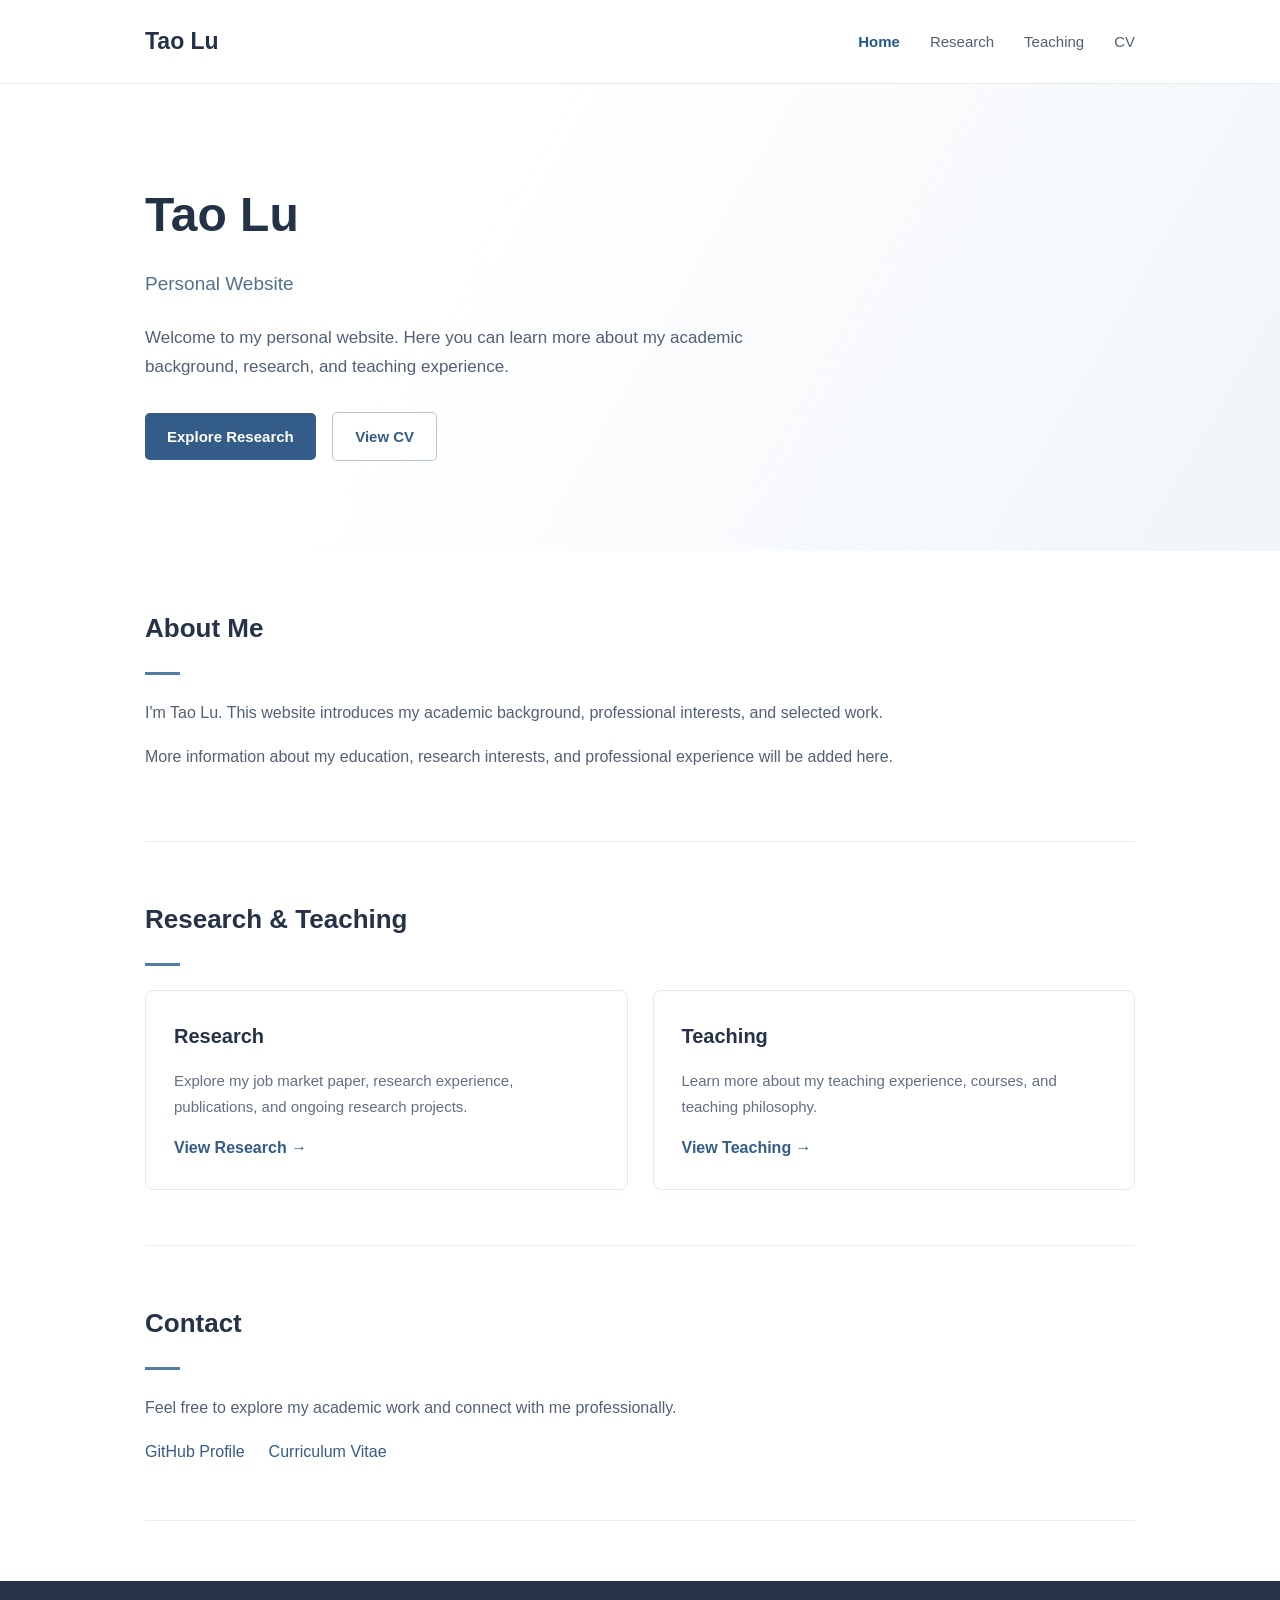
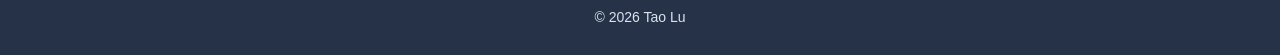
<file: index.html>
<!DOCTYPE html>
<html lang="en">
<head>
  <meta charset="UTF-8">
  <meta name="viewport"
        content="width=device-width, initial-scale=1">

  <title>Tao Lu | Personal Website</title>

    <link rel="stylesheet" href="css/style.css">
</head>

<body>

  <!-- Navigation -->
  <header class="site-header">
    <div class="nav-container">

      <a class="site-name" href="index.html">
        Tao Lu
      </a>

      <nav class="nav-links"
           aria-label="Main navigation">
        <a href="index.html" class="active"
           aria-current="page">Home</a>
        <a href="research.html">Research</a>
        <a href="teaching.html">Teaching</a>
        <a href="files/Tao_Lu_CV.pdf"
           target="_blank"
           rel="noopener noreferrer">CV</a>
      </nav>

    </div>
  </header>

  <!-- Introduction -->
  <section class="hero">
    <div class="container">

      <h1>Tao Lu</h1>

      <div class="subtitle">
        Personal Website
      </div>

      <p>
        Welcome to my personal website.
        Here you can learn more about my
        academic background, research,
        and teaching experience.
      </p>

      <a href="research.html"
         class="button button-primary">
        Explore Research
      </a>

      <a href="files/Tao_Lu_CV.pdf"
         class="button button-secondary"
         target="_blank"
         rel="noopener noreferrer">
        View CV
      </a>

    </div>
  </section>

  <main class="container">

    <!-- About Me -->
    <section class="content-section" id="about">

      <h2>About Me</h2>
      <div class="section-accent"></div>

      <p class="section-text">
        I'm Tao Lu. This website introduces
        my academic background, professional
        interests, and selected work.
      </p>

      <p class="section-text">
        More information about my education,
        research interests, and professional
        experience will be added here.
      </p>

    </section>

    <!-- Research and Teaching -->
    <section class="content-section">

      <h2>Research &amp; Teaching</h2>
      <div class="section-accent"></div>

      <div class="card-grid">

        <div class="card">
          <h3>Research</h3>

          <p>
            Explore my job market paper,
            research experience, publications,
            and ongoing research projects.
          </p>

          <a href="research.html">
            View Research &rarr;
          </a>
        </div>

        <div class="card">
          <h3>Teaching</h3>

          <p>
            Learn more about my teaching
            experience, courses, and
            teaching philosophy.
          </p>

          <a href="teaching.html">
            View Teaching &rarr;
          </a>
        </div>

      </div>
    </section>

    <!-- Contact -->
    <section class="content-section">

      <h2>Contact</h2>
      <div class="section-accent"></div>

      <p class="section-text">
        Feel free to explore my academic work
        and connect with me professionally.
      </p>

      <div class="contact-links">

        <a href="https://github.com/lutao11"
           target="_blank"
           rel="noopener noreferrer">
          GitHub Profile
        </a>

        <a href="files/Tao_Lu_CV.pdf"
           target="_blank"
           rel="noopener noreferrer">
          Curriculum Vitae
        </a>

      </div>

    </section>

  </main>

  <!-- Footer -->
  <footer>
    &copy; 2026 Tao Lu
  </footer>

</body>
</html>
</file>
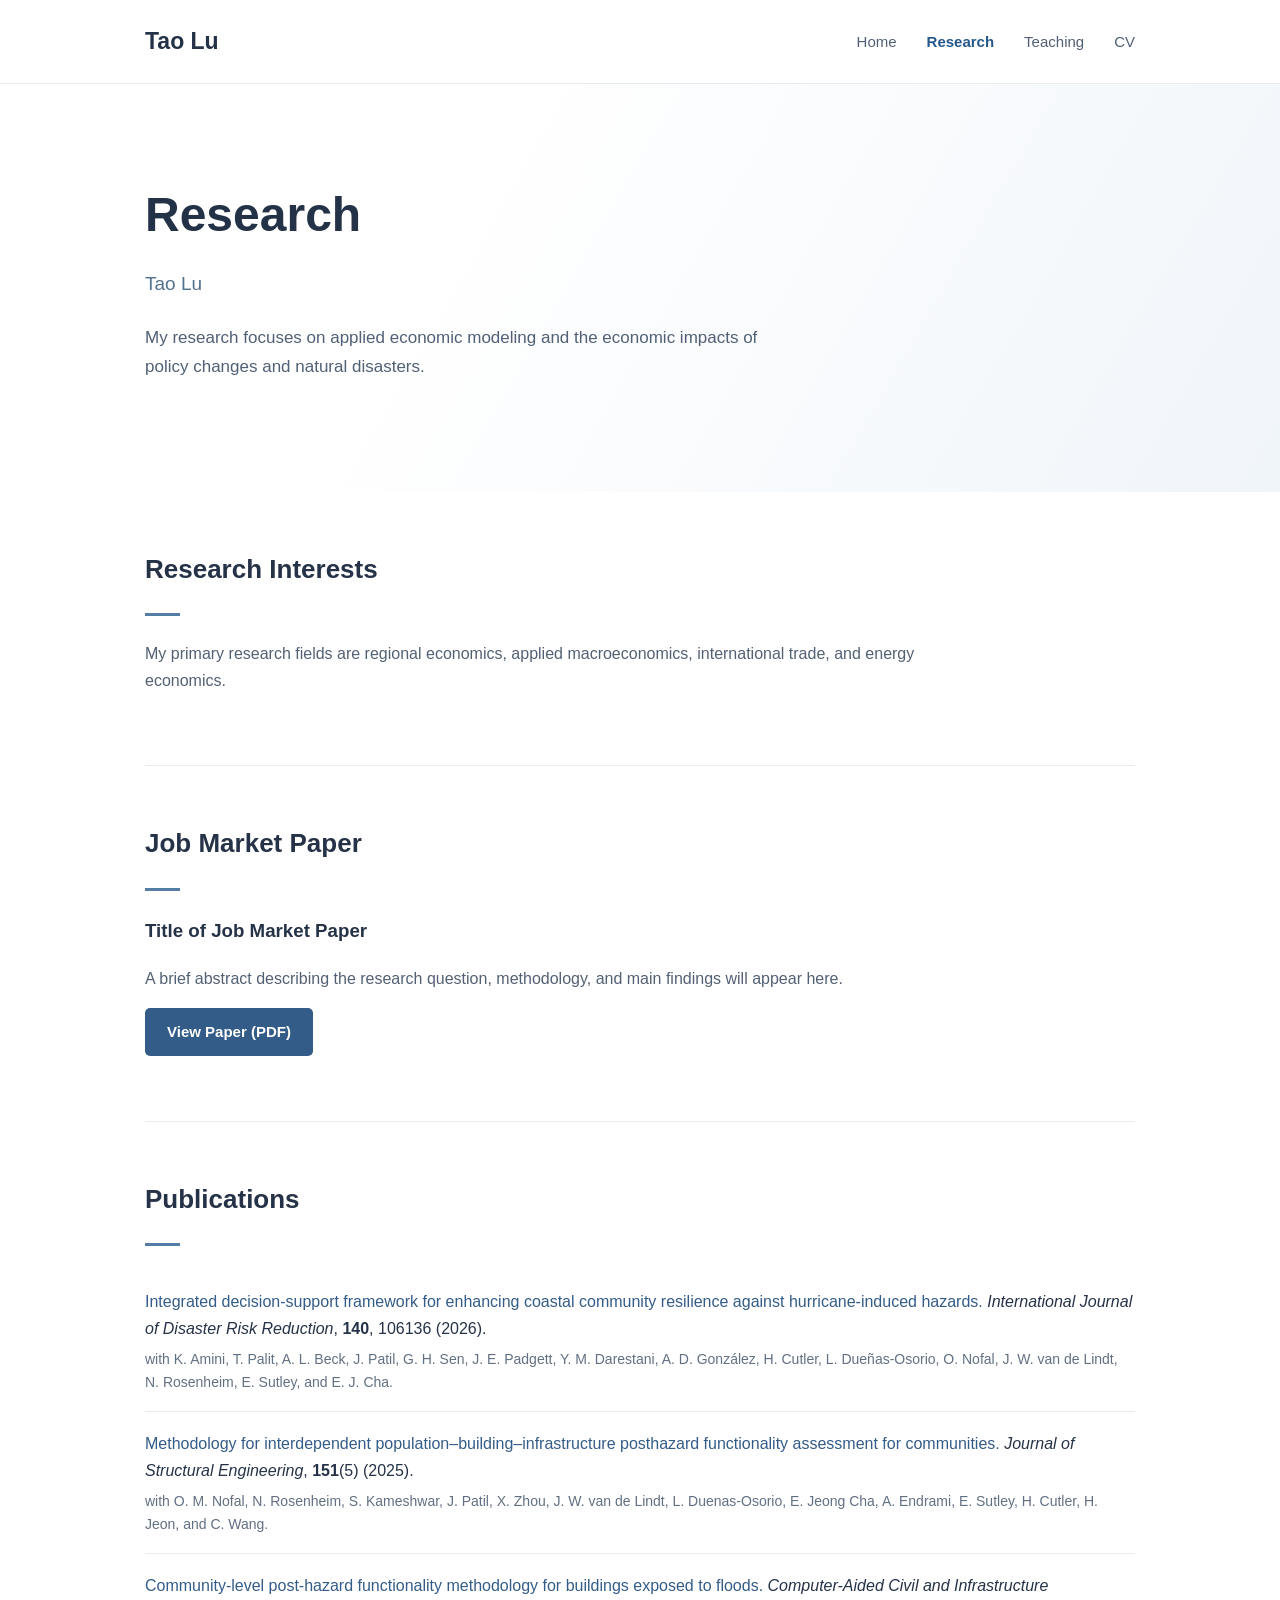
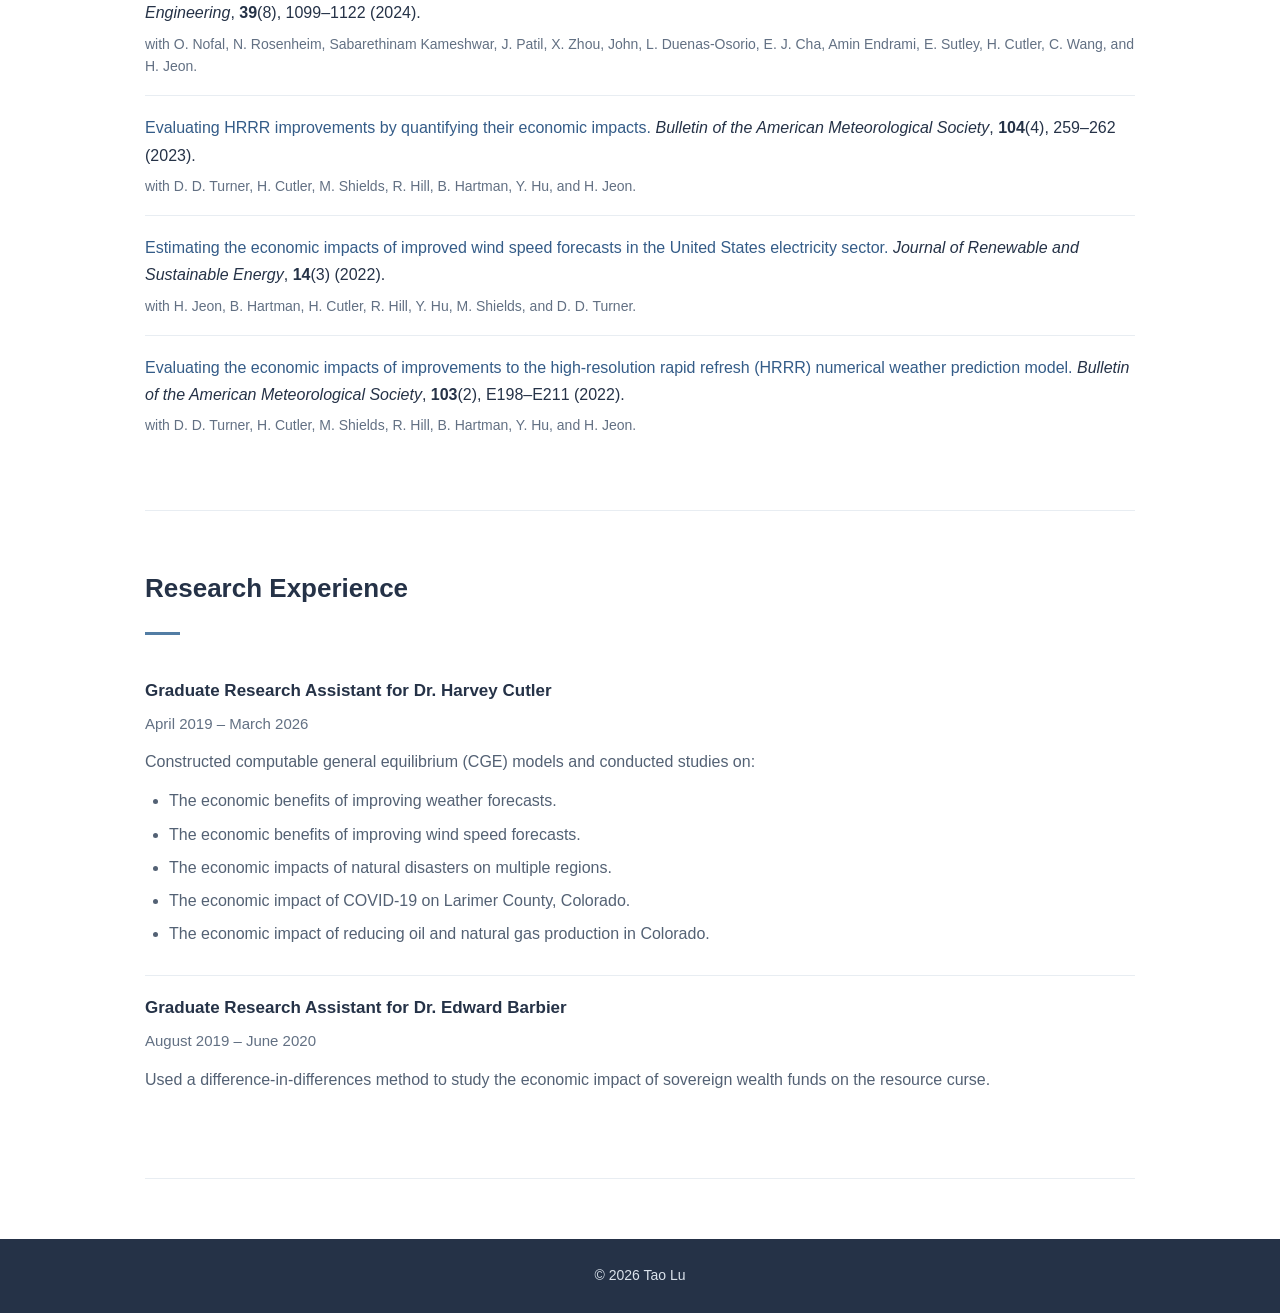
<file: research.html>
<!DOCTYPE html>
<html lang="en">
<head>
  <meta charset="UTF-8">
  <meta name="viewport"
        content="width=device-width, initial-scale=1">
  <title>Research | Tao Lu</title>
  <link rel="stylesheet" href="css/style.css">
</head>

<body>

  <!-- Navigation -->
  <header class="site-header">
    <div class="nav-container">

      <a class="site-name" href="index.html">
        Tao Lu
      </a>

      <nav class="nav-links"
           aria-label="Main navigation">
        <a href="index.html">Home</a>
        <a href="research.html" class="active"
           aria-current="page">Research</a>
        <a href="teaching.html">Teaching</a>
        <a href="files/Tao_Lu_CV.pdf"
           target="_blank"
           rel="noopener noreferrer">CV</a>
      </nav>

    </div>
  </header>

  <!-- Introduction -->
  <section class="hero">
    <div class="container">

      <h1>Research</h1>

      <div class="subtitle">
        Tao Lu
      </div>

      <p>
        My research focuses on applied economic
        modeling and the economic impacts of
        policy changes and natural disasters.
      </p>

    </div>
  </section>

  <main class="container">

    <!-- Research Interests -->
    <section class="content-section">

      <h2>Research Interests</h2>
      <div class="section-accent"></div>

      <p class="section-text">
        My primary research fields are regional economics, 
        applied macroeconomics, international trade, 
        and energy economics.
      </p>

    </section>

    <!-- Job Market Paper -->
    <section class="content-section">

      <h2>Job Market Paper</h2>
      <div class="section-accent"></div>

      <h3>Title of Job Market Paper</h3>

      <p class="section-text">
        A brief abstract describing the research
        question, methodology, and main findings
        will appear here.
      </p>

      <a href="files/Tao_Lu_Job_Market_Paper.pdf"
         class="button button-primary"
         target="_blank"
         rel="noopener noreferrer">
        View Paper (PDF)
      </a>

    </section>

    
<!-- Publications -->
<section class="content-section">

  <h2>Publications</h2>
  <div class="section-accent"></div>

  <div class="publication-list">

    <div class="publication">
      <p class="publication-title">
        <a href="https://doi.org/10.1016/j.ijdrr.2026.106136"
           target="_blank" rel="noopener noreferrer">
          Integrated decision-support framework for enhancing coastal community resilience against hurricane-induced hazards.</a>
        <em>International Journal of Disaster Risk Reduction</em>,
        <strong>140</strong>, 106136 (2026).
      </p>
      <p class="publication-authors">
        with K. Amini, T. Palit, A. L. Beck, J. Patil,
        G. H. Sen, J. E. Padgett, Y. M. Darestani,
        A. D. González, H. Cutler, L. Dueñas-Osorio,
        O. Nofal, J. W. van de Lindt, N. Rosenheim,
        E. Sutley, and E. J. Cha.
      </p>
    </div>

    <div class="publication">
      <p class="publication-title">
        <a href="https://doi.org/10.1061/jsendh.steng-13222"
           target="_blank" rel="noopener noreferrer">
          Methodology for interdependent population–building–infrastructure posthazard functionality assessment for communities.</a>
        <em>Journal of Structural Engineering</em>,
        <strong>151</strong>(5) (2025).
      </p>
      <p class="publication-authors">
        with O. M. Nofal, N. Rosenheim, S. Kameshwar,
        J. Patil, X. Zhou, J. W. van de Lindt,
        L. Duenas-Osorio, E. Jeong Cha, A. Endrami,
        E. Sutley, H. Cutler, H. Jeon, and C. Wang.
      </p>
    </div>

    <div class="publication">
      <p class="publication-title">
        <a href="https://doi.org/10.1111/mice.13135"
           target="_blank" rel="noopener noreferrer">
          Community-level post-hazard functionality methodology for buildings exposed to floods.</a>
        <em>Computer-Aided Civil and Infrastructure Engineering</em>,
        <strong>39</strong>(8), 1099–1122 (2024).
      </p>
      <p class="publication-authors">
        with O. Nofal, N. Rosenheim,
        Sabarethinam Kameshwar, J. Patil, X. Zhou,
        John, L. Duenas-Osorio, E. J. Cha,
        Amin Endrami, E. Sutley, H. Cutler,
        C. Wang, and H. Jeon.
      </p>
    </div>

    <div class="publication">
      <p class="publication-title">
        <a href="https://doi.org/10.1175/bams-d-20-0099.a"
           target="_blank" rel="noopener noreferrer">
          Evaluating HRRR improvements by quantifying their economic impacts.</a>
        <em>Bulletin of the American Meteorological Society</em>,
        <strong>104</strong>(4), 259–262 (2023).
      </p>
      <p class="publication-authors">
        with D. D. Turner, H. Cutler, M. Shields,
        R. Hill, B. Hartman, Y. Hu, and H. Jeon.
      </p>
    </div>

    <div class="publication">
      <p class="publication-title">
        <a href="https://doi.org/10.1063/5.0081905"
           target="_blank" rel="noopener noreferrer">
          Estimating the economic impacts of improved wind speed forecasts in the United States electricity sector.</a>
        <em>Journal of Renewable and Sustainable Energy</em>,
        <strong>14</strong>(3) (2022).
      </p>
      <p class="publication-authors">
        with H. Jeon, B. Hartman, H. Cutler,
        R. Hill, Y. Hu, M. Shields, and D. D. Turner.
      </p>
    </div>

    <div class="publication">
      <p class="publication-title">
        <a href="https://doi.org/10.1175/bams-d-20-0099.1"
           target="_blank" rel="noopener noreferrer">
          Evaluating the economic impacts of improvements to the high-resolution rapid refresh (HRRR) numerical weather prediction model.</a>
        <em>Bulletin of the American Meteorological Society</em>,
        <strong>103</strong>(2), E198–E211 (2022).
      </p>
      <p class="publication-authors">
        with D. D. Turner, H. Cutler, M. Shields,
        R. Hill, B. Hartman, Y. Hu, and H. Jeon.
      </p>
    </div>

  </div>

</section>


    
<!-- Research Experience -->
<section class="content-section">

  <h2>Research Experience</h2>
  <div class="section-accent"></div>

  <div class="research-experience-list">

    <div class="research-experience">
      <h3>Graduate Research Assistant for Dr. Harvey Cutler</h3>
      <p class="research-date">April 2019 – March 2026</p>

      <p>
        Constructed computable general equilibrium (CGE)
        models and conducted studies on:
      </p>

      <ul>
        <li>
          The economic benefits of improving weather forecasts.
        </li>
        <li>
          The economic benefits of improving wind speed forecasts.
        </li>
        <li>
          The economic impacts of natural disasters on multiple regions.
        </li>
        <li>
          The economic impact of COVID-19 on Larimer County, Colorado.
        </li>
        <li>
          The economic impact of reducing oil and natural gas
          production in Colorado.
        </li>
      </ul>
    </div>

    <div class="research-experience">
      <h3>Graduate Research Assistant for Dr. Edward Barbier</h3>
      <p class="research-date">August 2019 – June 2020</p>

      <p>
        Used a difference-in-differences method to study
        the economic impact of sovereign wealth funds
        on the resource curse.
      </p>
    </div>

  </div>

</section>

  </main>

  <!-- Footer -->
  <footer>
    &copy; 2026 Tao Lu
  </footer>

</body>
</html>
</file>
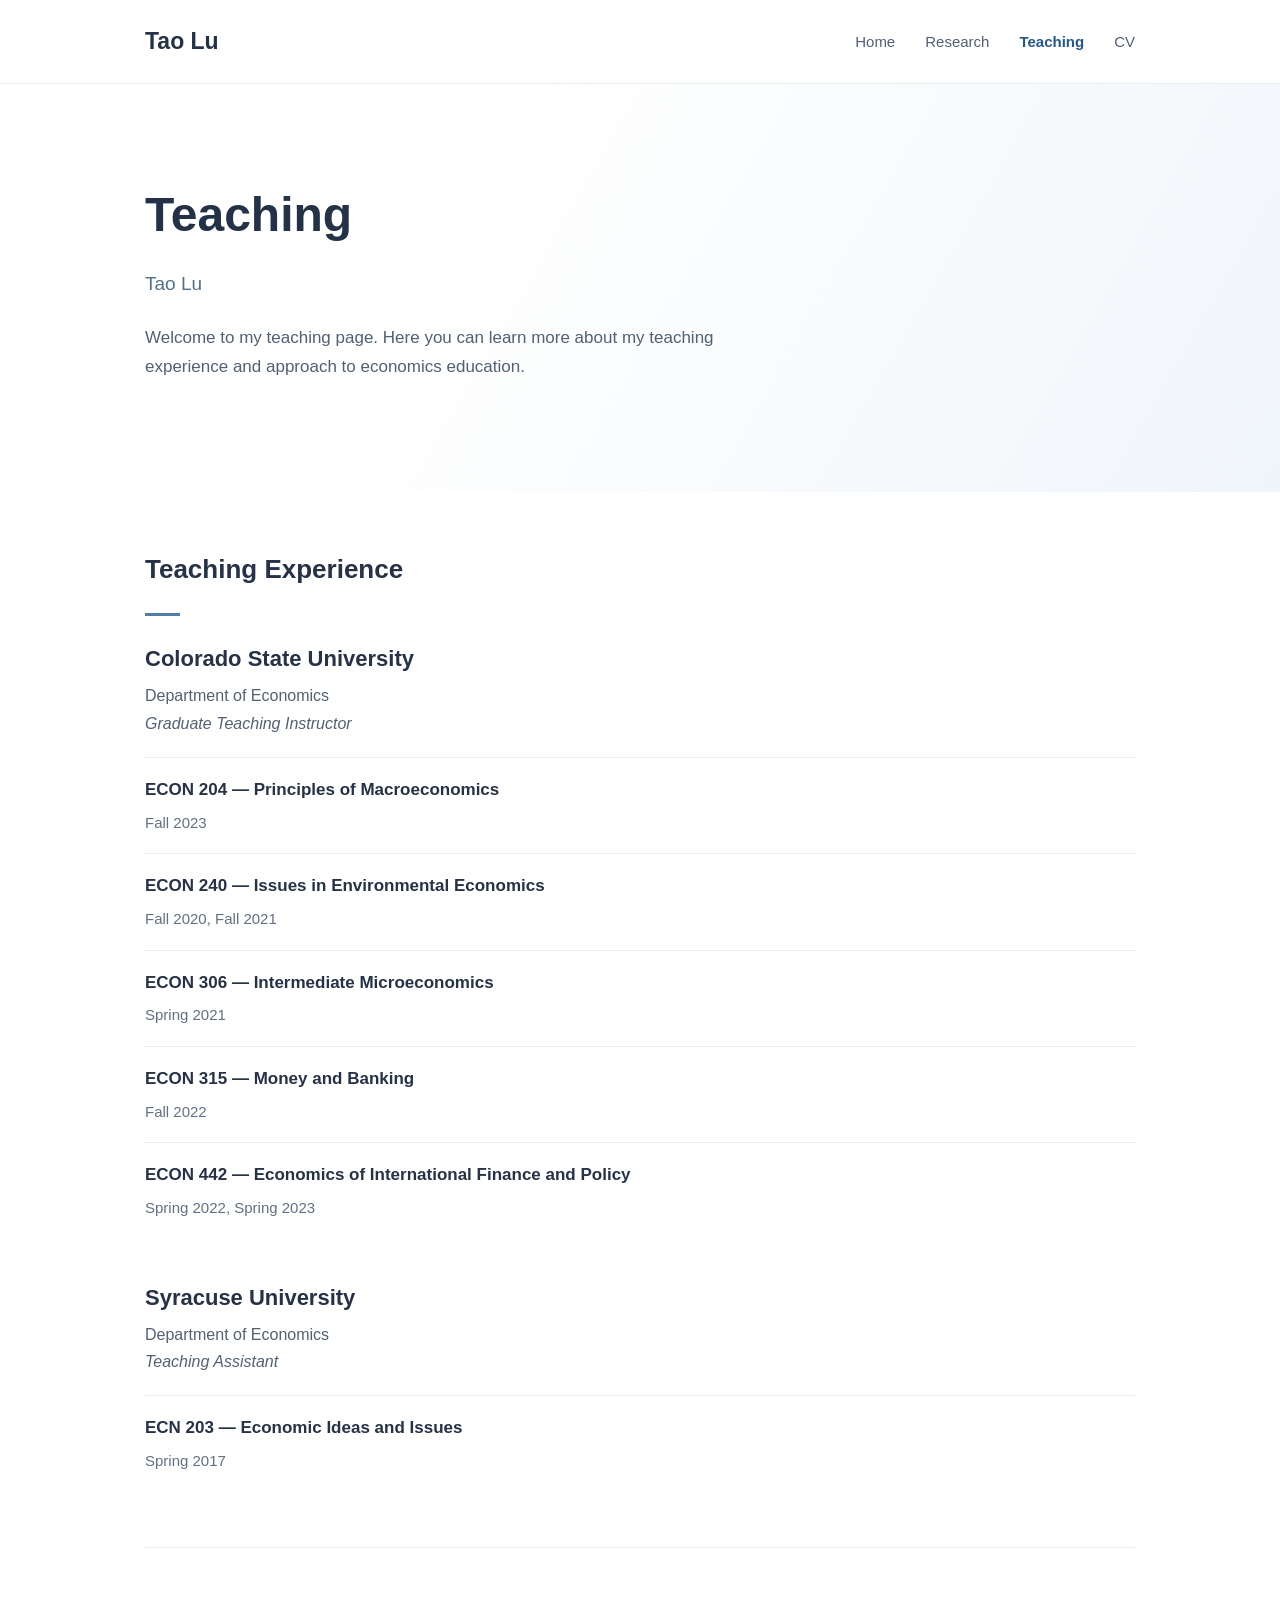
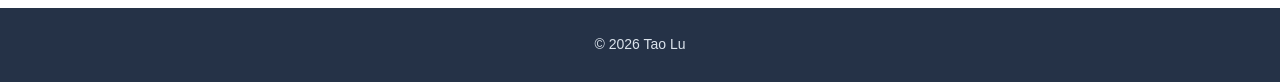
<file: teaching.html>
<!DOCTYPE html>
<html lang="en">
<head>
  <meta charset="UTF-8">
  <meta name="viewport"
        content="width=device-width, initial-scale=1">
  <title>Teaching | Tao Lu</title>
  <link rel="stylesheet" href="css/style.css">
</head>

<body>

  <!-- Navigation -->
  <header class="site-header">
    <div class="nav-container">

      <a class="site-name" href="index.html">
        Tao Lu
      </a>

      <nav class="nav-links"
           aria-label="Main navigation">
        <a href="index.html">Home</a>
        <a href="research.html">Research</a>
        <a href="teaching.html" class="active"
           aria-current="page">Teaching</a>
        <a href="files/Tao_Lu_CV.pdf"
           target="_blank"
           rel="noopener noreferrer">CV</a>
      </nav>

    </div>
  </header>

  <!-- Introduction -->
  <section class="hero">
    <div class="container">

      <h1>Teaching</h1>

      <div class="subtitle">
        Tao Lu
      </div>

      <p>
        Welcome to my teaching page.
        Here you can learn more about my
        teaching experience and approach
        to economics education.
      </p>

    </div>
  </section>

  <main class="container">


<!-- Teaching Experience -->
<section class="content-section">

  <h2>Teaching Experience</h2>
  <div class="section-accent"></div>

  <div class="teaching-affiliation">
    <h3>Colorado State University</h3>
    <p>Department of Economics</p>
    <p><em>Graduate Teaching Instructor</em></p>
  </div>

  <div class="course-list">

    <div class="course">
      <h3>ECON 204 — Principles of Macroeconomics</h3>
      <p>Fall 2023</p>
    </div>

    <div class="course">
      <h3>ECON 240 — Issues in Environmental Economics</h3>
      <p>Fall 2020, Fall 2021</p>
    </div>

    <div class="course">
      <h3>ECON 306 — Intermediate Microeconomics</h3>
      <p>Spring 2021</p>
    </div>

    <div class="course">
      <h3>ECON 315 — Money and Banking</h3>
      <p>Fall 2022</p>
    </div>

    <div class="course">
      <h3>ECON 442 — Economics of International Finance and Policy</h3>
      <p>Spring 2022, Spring 2023</p>
    </div>

  </div>

  <!-- Syracuse University -->
<div class="teaching-affiliation">
  <h3>Syracuse University</h3>
  <p>Department of Economics</p>
  <p><em>Teaching Assistant</em></p>
</div>

<div class="course-list">

  <div class="course">
    <h3>ECN 203 — Economic Ideas and Issues</h3>
    <p>Spring 2017</p>
  </div>

</div>

</section>


    <!-- Teaching Philosophy -->
    <section class="content-section" hidden>

      <h2>Teaching Philosophy</h2>
      <div class="section-accent"></div>

      <p class="section-text">
        A summary of my teaching philosophy,
        instructional approach, and commitment
        to student learning will appear here.
      </p>

    </section>

    <!-- Teaching Materials -->
    <section class="content-section" hidden>

      <h2>Teaching Materials</h2>
      <div class="section-accent"></div>

      <p class="section-text">
        Selected teaching materials and
        course resources may be added here.
      </p>

    </section>

  </main>

  <!-- Footer -->
  <footer>
    &copy; 2026 Tao Lu
  </footer>

</body>
</html>
</file>
<file: css/style.css>
/* General settings */
    * {
      box-sizing: border-box;
    }

    body {
      margin: 0;
      font-family: Arial, Helvetica, sans-serif;
      color: #253247;
      background-color: #ffffff;
      line-height: 1.7;
    }

    a {
      color: #345c88;
      text-decoration: none;
    }

    a:hover {
      text-decoration: underline;
    }

    /* Navigation */
    .site-header {
      border-bottom: 1px solid #e8edf2;
      background-color: white;
    }

    .nav-container {
      max-width: 1050px;
      margin: 0 auto;
      padding: 22px 30px;

      display: flex;
      justify-content: space-between;
      align-items: center;
      gap: 20px;
    }

    .site-name {
      font-size: 23px;
      font-weight: 700;
      color: #243247;
      text-decoration: none;
    }

    .nav-links {
      display: flex;
      gap: 30px;
      align-items: center;
      flex-wrap: wrap;
    }

    .nav-links a {
      font-size: 15px;
      color: #516075;
      text-decoration: none;
    }

    .nav-links a:hover,
    .nav-links a.active {
      color: #24588c;
    }

    .nav-links a.active {
      font-weight: 600;
    }

    /* Main content */
    .container {
      max-width: 1050px;
      margin: 0 auto;
      padding: 0 30px;
    }

    /* Introduction */
    .hero {
      padding: 90px 0 80px;
      background: linear-gradient(
        120deg,
        #ffffff 35%,
        #f0f5fa 100%
      );
    }

    .hero h1 {
      font-size: 48px;
      font-weight: 700;
      margin: 0 0 12px;
      color: #243247;
    }

    .hero .subtitle {
      font-size: 19px;
      color: #52718d;
      margin-bottom: 24px;
    }

    .hero p {
      max-width: 650px;
      font-size: 17px;
      color: #516075;
      margin-bottom: 30px;
    }

    /* Buttons */
    .button {
      display: inline-block;
      padding: 11px 22px;
      border-radius: 5px;
      font-size: 15px;
      font-weight: 600;
      text-decoration: none;
      margin-right: 12px;
      margin-bottom: 10px;
    }

    .button-primary {
      background-color: #345c88;
      color: #ffffff;
    }

    .button-primary:hover {
      background-color: #274768;
      text-decoration: none;
    }

    .button-secondary {
      border: 1px solid #b8c7d5;
      color: #345c88;
      background-color: white;
    }

    .button-secondary:hover {
      background-color: #f1f5f9;
      text-decoration: none;
    }

    /* Sections */
    section.content-section {
      padding: 55px 0;
      border-bottom: 1px solid #e8edf2;
    }

    h2 {
      font-size: 26px;
      font-weight: 600;
      margin-top: 0;
      margin-bottom: 22px;
    }

    .section-accent {
      width: 35px;
      height: 3px;
      background-color: #527da4;
      margin-bottom: 24px;
    }

    .section-text {
      max-width: 850px;
      font-size: 16px;
      color: #536174;
    }

    /* Research and teaching cards */
    .card-grid {
      display: grid;
      grid-template-columns: repeat(2, 1fr);
      gap: 25px;
    }

    .card {
      padding: 28px;
      border: 1px solid #e4eaf0;
      border-radius: 8px;
      background: #ffffff;
      transition: box-shadow 0.2s;
    }

    .card:hover {
      box-shadow: 0 5px 18px rgba(0, 0, 0, 0.06);
    }

    .card h3 {
      margin-top: 0;
      margin-bottom: 12px;
      font-size: 20px;
    }

    .card p {
      color: #627083;
      font-size: 15px;
    }

    .card a {
      font-weight: 600;
    }

    /* Contact */
    .contact-links {
      display: flex;
      gap: 24px;
      flex-wrap: wrap;
    }

    /* Footer */
    footer {
      margin-top: 60px;
      background-color: #253247;
      color: #dbe3ec;
      text-align: center;
      padding: 25px;
      font-size: 14px;
    }

    /* Mobile */
    @media (max-width: 700px) {
      .nav-container {
        flex-direction: column;
        align-items: flex-start;
      }

      .nav-links {
        gap: 18px;
      }

      .hero {
        padding: 65px 0;
      }

      .hero h1 {
        font-size: 38px;
      }

      .card-grid {
        grid-template-columns: 1fr;
      }

      .container {
        padding: 0 22px;
      }
    }


/* Teaching affiliation */
.teaching-affiliation {
  margin-bottom: 20px;
}

.teaching-affiliation h3 {
  font-size: 22px;
  font-weight: 600;
  color: #253247;
  margin: 0 0 5px;
}

.teaching-affiliation p {
  font-size: 16px;
  color: #536174;
  margin: 0;
}

/* Teaching course list */
.course-list {
  margin-top: 20px;
  border-top: 1px solid #e8edf2;
}

.course {
  padding: 18px 0;
  border-bottom: 1px solid #e8edf2;
}

.course:last-child {
  border-bottom: none;
}

.course h3 {
  font-size: 17px;
  font-weight: 600;
  color: #253247;
  margin: 0 0 5px;
}

.course p {
  font-size: 15px;
  color: #627083;
  margin: 0;
}

/* Spacing between teaching institutions */
.course-list + .teaching-affiliation {
  margin-top: 40px;
}


/* Publications */
.publication-list {
  margin-top: 20px;
}

.publication {
  padding: 18px 0;
  border-bottom: 1px solid #e8edf2;
}

.publication:last-child {
  border-bottom: none;
}

.publication-title {
  font-size: 16px;
  font-weight: 400;
  color: #253247;
  line-height: 1.7;
  margin: 0 0 6px;
}

.publication-title a {
  color: #345c88;
  font-weight: 400;
  text-decoration: none;
}

.publication-title a:hover {
  text-decoration: underline;
}

.publication-authors {
  font-size: 14px;
  color: #627083;
  line-height: 1.6;
  margin: 0;
}


/* Research experience */
.research-experience-list {
  margin-top: 20px;
}

.research-experience {
  padding: 18px 0;
  border-bottom: 1px solid #e8edf2;
}

.research-experience:last-child {
  border-bottom: none;
}

.research-experience h3 {
  font-size: 17px;
  font-weight: 600;
  color: #253247;
  margin: 0 0 5px;
}

.research-experience p {
  font-size: 16px;
  color: #536174;
  margin: 12px 0;
}

.research-experience .research-date {
  font-size: 15px;
  color: #627083;
  margin: 0 0 12px;
}

.research-experience ul {
  padding-left: 24px;
  margin: 10px 0;
  color: #536174;
  font-size: 16px;
}

.research-experience li {
  margin-bottom: 6px;
}
</file>
